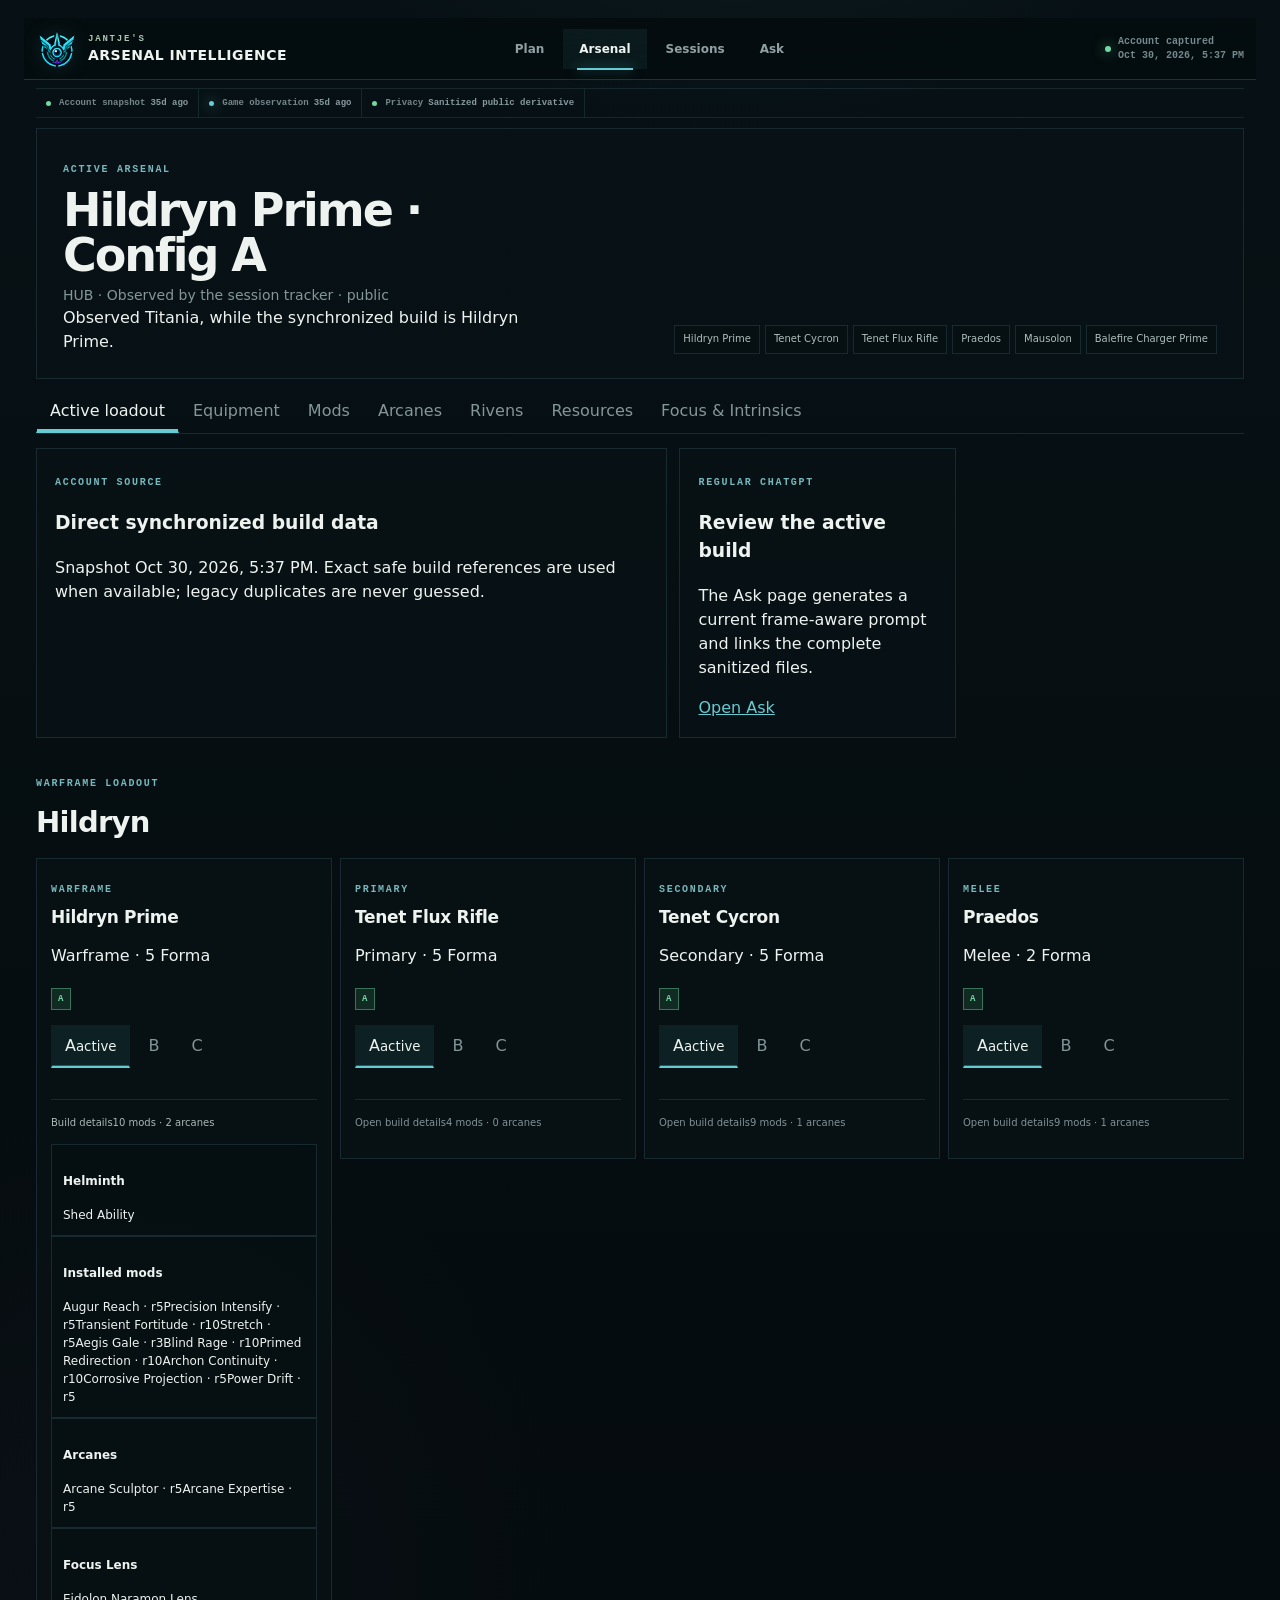
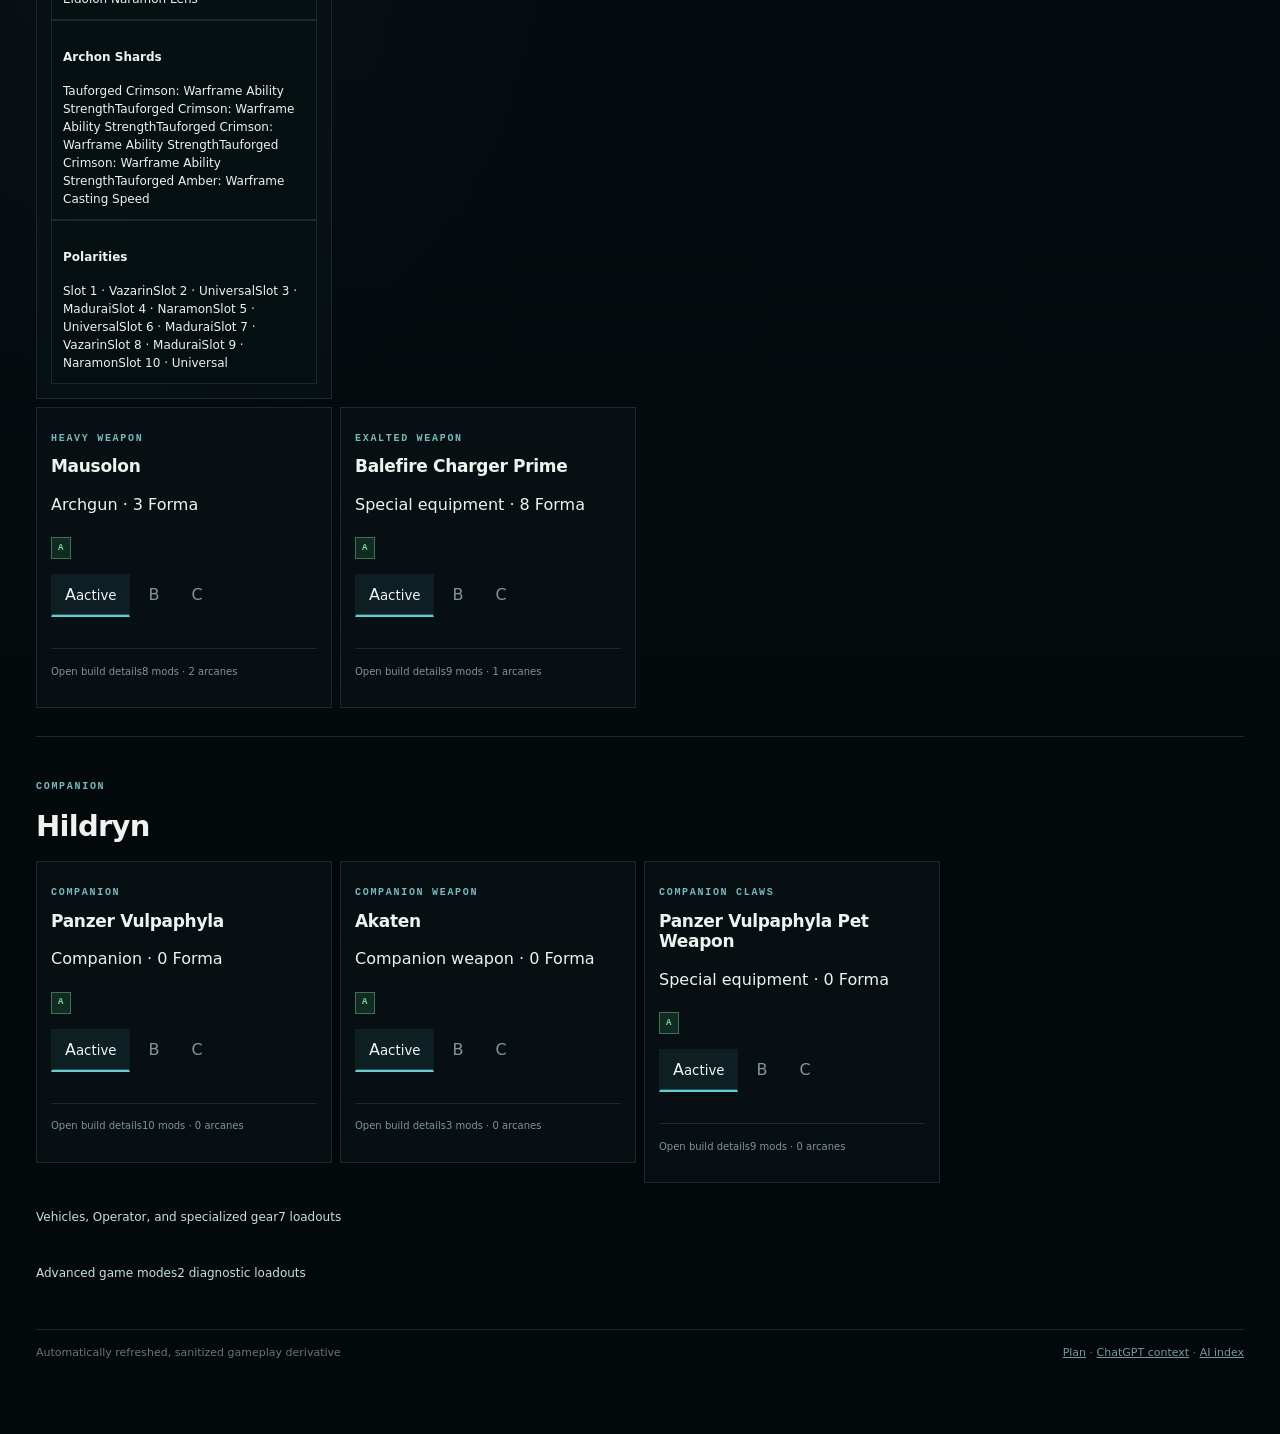
<file: account.html>
<!doctype html>
<html lang="en">
<head>
  <meta charset="UTF-8">
  <meta name="viewport" content="width=device-width, initial-scale=1, viewport-fit=cover">
  <meta name="theme-color" content="#071216">
  <meta name="color-scheme" content="dark">
  <meta name="description" content="Public-safe Warframe builds, inventory intelligence, Focus progress, and session history.">
  <meta property="og:title" content="Warframe Arsenal Intelligence">
  <meta property="og:description" content="Current builds and deeper public-safe Warframe account context.">
  <meta property="og:image" content="assets/og.png">
  <title>Warframe Arsenal Intelligence</title>
  <link rel="icon" type="image/png" href="assets/arsenal-mark.png">
  <link rel="stylesheet" href="styles.css?v=20260926-mara-console1">
  <link rel="stylesheet" href="account.css?v=20260926-mara-console1">
</head>
<body>
  <a class="skip-link" href="#account-app">Skip to Arsenal</a>
  <main id="account-app" tabindex="-1">
    <div class="loading" role="status" aria-live="polite">
      <span class="loading-mark" aria-hidden="true"></span>
      <strong>Synchronizing Arsenal intelligence</strong>
      <span>Loading the current public-safe account snapshot…</span>
    </div>
  </main>
  <noscript><p class="noscript">This console needs JavaScript to assemble the current public-safe account snapshot.</p></noscript>
  <script type="module" src="account.js?v=20260926-mara-console1"></script>
</body>
</html>
</file>
<file: styles.css>
:root {
  --ink: #edf8f8;
  --ink-soft: #c9dcdf;
  --muted: #8ea8ad;
  --muted-strong: #abc1c5;
  --panel: #0c181c;
  --panel-raised: #102126;
  --panel-soft: #0a1519;
  --line: #294249;
  --line-soft: #1b3036;
  --line-bright: #3f6870;
  --cyan: #5ddbe7;
  --cyan-bright: #9af5fa;
  --cyan-deep: #173c43;
  --amber: #efb45d;
  --amber-deep: #49351f;
  --green: #71d9a4;
  --green-deep: #183c2d;
  --violet: #b9a2f4;
  --violet-deep: #31294e;
  --red: #ff7d82;
  --red-deep: #4c2228;
  --bg: #061014;
  --bg-deep: #030a0d;
  --shadow: 0 24px 70px rgba(0, 0, 0, .34);
  --shadow-soft: 0 12px 34px rgba(0, 0, 0, .22);
  --focus: 0 0 0 3px rgba(93, 219, 231, .28);
  --content: 1560px;
  --mono: "Cascadia Mono", "SFMono-Regular", Consolas, "Liberation Mono", monospace;
  --sans: Inter, ui-sans-serif, system-ui, -apple-system, BlinkMacSystemFont, "Segoe UI", sans-serif;
}

*,
*::before,
*::after {
  box-sizing: border-box;
}

html {
  min-height: 100%;
  background: var(--bg-deep);
  color-scheme: dark;
  scrollbar-color: #36545b #071216;
}

body {
  min-height: 100vh;
  margin: 0;
  overflow-x: hidden;
  color: var(--ink);
  background:
    radial-gradient(circle at 84% -8%, rgba(40, 108, 119, .35) 0, transparent 32rem),
    radial-gradient(circle at -8% 40%, rgba(72, 52, 119, .14) 0, transparent 31rem),
    linear-gradient(180deg, #08171b 0, var(--bg) 46%, #040c0f 100%);
  font-family: var(--sans);
  line-height: 1.5;
}

body::before {
  position: fixed;
  z-index: -2;
  inset: 0;
  background-image:
    linear-gradient(rgba(95, 184, 193, .025) 1px, transparent 1px),
    linear-gradient(90deg, rgba(95, 184, 193, .025) 1px, transparent 1px);
  background-size: 54px 54px;
  mask-image: linear-gradient(to bottom, #000 0, transparent 80%);
  content: "";
  pointer-events: none;
}

body::after {
  position: fixed;
  z-index: -1;
  top: -210px;
  right: -170px;
  width: 600px;
  height: 600px;
  border: 1px solid rgba(93, 219, 231, .08);
  border-radius: 50%;
  box-shadow:
    0 0 0 62px rgba(93, 219, 231, .025),
    0 0 0 145px rgba(93, 219, 231, .018);
  content: "";
  pointer-events: none;
}

button,
input,
select,
textarea {
  font: inherit;
}

button,
a,
summary,
select,
input,
textarea {
  -webkit-tap-highlight-color: transparent;
}

button,
select,
summary,
[role="tab"] {
  min-height: 44px;
}

button {
  border-radius: 0;
}

a {
  color: var(--cyan);
}

button:focus-visible,
a:focus-visible,
summary:focus-visible,
input:focus-visible,
select:focus-visible,
textarea:focus-visible,
[tabindex]:focus-visible {
  outline: 2px solid var(--cyan-bright);
  outline-offset: 3px;
  box-shadow: var(--focus);
}

::selection {
  color: #031013;
  background: var(--cyan-bright);
}

.skip-link {
  position: fixed;
  z-index: 1000;
  top: 12px;
  left: 12px;
  padding: 10px 14px;
  border: 1px solid var(--cyan);
  color: var(--bg-deep);
  background: var(--cyan-bright);
  font-weight: 750;
  text-decoration: none;
  transform: translateY(-180%);
  transition: transform .16s ease;
}

.skip-link:focus {
  transform: translateY(0);
}

.sr-only,
.visually-hidden {
  position: absolute !important;
  width: 1px !important;
  height: 1px !important;
  padding: 0 !important;
  margin: -1px !important;
  overflow: hidden !important;
  clip: rect(0, 0, 0, 0) !important;
  white-space: nowrap !important;
  border: 0 !important;
}

main {
  position: relative;
  width: min(var(--content), 100%);
  margin: 0 auto;
  padding: 22px 32px 54px;
}

.masthead {
  display: flex;
  align-items: center;
  gap: 14px;
  min-height: 68px;
}

.brand-lockup {
  display: inline-flex;
  flex: 0 1 auto;
  min-width: 228px;
  align-items: center;
  gap: 12px;
  color: var(--ink);
  text-decoration: none;
}

.brand-mark-image {
  display: block;
  flex: 0 0 50px;
  width: 50px;
  height: 50px;
  object-fit: contain;
  filter: drop-shadow(0 0 12px rgba(93, 219, 231, .16));
}

.brand-lockup .brand-copy {
  display: flex;
  min-width: 0;
  flex-direction: column;
  line-height: 1.08;
}

.brand-lockup .brand-copy small {
  color: var(--cyan);
  font: 740 9px/1.3 var(--mono);
  letter-spacing: .18em;
}

.brand-lockup .brand-copy strong {
  margin-top: 3px;
  color: var(--ink);
  font-size: 15px;
  font-weight: 760;
  letter-spacing: .015em;
  white-space: nowrap;
}

.brand-mark {
  position: relative;
  display: grid;
  flex: 0 0 48px;
  width: 48px;
  height: 48px;
  place-items: center;
  border: 1px solid #3d6770;
  color: transparent;
  background:
    linear-gradient(145deg, rgba(24, 58, 65, .72), rgba(5, 17, 21, .93)),
    url("assets/arsenal-mark.png") center / 82% no-repeat;
  box-shadow: inset 0 0 22px rgba(93, 219, 231, .08);
  font-size: 0;
  text-decoration: none;
}

.brand-mark::before,
.brand-mark::after {
  position: absolute;
  content: "";
  pointer-events: none;
}

.brand-mark::before {
  inset: -5px 10px;
  border-block: 1px solid rgba(93, 219, 231, .26);
}

.brand-mark::after {
  right: -4px;
  bottom: -4px;
  width: 8px;
  height: 8px;
  border: 2px solid var(--bg);
  border-radius: 50%;
  background: var(--cyan);
  box-shadow: 0 0 14px rgba(93, 219, 231, .75);
}

.brand-copy {
  min-width: 0;
}

.brand-copy span,
.eyebrow,
.need > span,
.project div > span,
.section-kicker,
.micro-label {
  color: var(--cyan);
  font: 750 10px/1.45 var(--mono);
  letter-spacing: .17em;
  text-transform: uppercase;
}

.brand-copy h1 {
  margin: 2px 0 0;
  font-size: 18px;
  font-weight: 720;
  letter-spacing: .01em;
}

.sync {
  display: inline-flex;
  align-items: center;
  gap: 8px;
  min-height: 34px;
  margin-left: auto;
  color: var(--muted);
  font-size: 12px;
  white-space: nowrap;
}

.sync i,
.status-dot,
.freshness-badge::before {
  display: inline-block;
  flex: 0 0 auto;
  width: 7px;
  height: 7px;
  border-radius: 50%;
  background: var(--green);
  box-shadow: 0 0 13px rgba(113, 217, 164, .8);
  content: "";
}

.sync.stale i,
.freshness-badge.stale::before,
.freshness-badge.warning::before {
  background: var(--amber);
  box-shadow: 0 0 13px rgba(239, 180, 93, .68);
}

.sync.error i,
.freshness-badge.error::before {
  background: var(--red);
  box-shadow: 0 0 13px rgba(255, 125, 130, .64);
}

.global-nav,
.primary-nav {
  position: relative;
  z-index: 20;
  display: grid;
  grid-template-columns: repeat(4, minmax(112px, 1fr));
  gap: 1px;
  margin: 4px 0 14px;
  border: 1px solid var(--line);
  background: var(--line);
  box-shadow: var(--shadow-soft);
}

.masthead > .global-nav,
.masthead > .primary-nav {
  flex: 1 1 460px;
  max-width: 560px;
  margin: 0 auto;
}

.global-nav-link,
.primary-nav a,
.primary-nav button {
  position: relative;
  display: flex;
  min-height: 52px;
  align-items: center;
  justify-content: center;
  gap: 9px;
  border: 0;
  color: var(--muted-strong);
  background: rgba(7, 18, 22, .96);
  font-size: 13px;
  font-weight: 680;
  text-decoration: none;
  cursor: pointer;
}

.global-nav-link::after,
.primary-nav a::after,
.primary-nav button::after {
  position: absolute;
  right: 16%;
  bottom: -1px;
  left: 16%;
  height: 2px;
  background: transparent;
  content: "";
}

.global-nav-link:hover,
.primary-nav a:hover,
.primary-nav button:hover {
  color: var(--ink);
  background: #0d1d22;
}

.global-nav-link.active,
.global-nav-link[aria-current="page"],
.primary-nav .active,
.primary-nav [aria-current="page"] {
  color: var(--cyan-bright);
  background: linear-gradient(180deg, rgba(26, 61, 69, .72), rgba(9, 23, 28, .98));
}

.global-nav-link.active::after,
.global-nav-link[aria-current="page"]::after,
.primary-nav .active::after,
.primary-nav [aria-current="page"]::after {
  background: var(--cyan);
  box-shadow: 0 0 12px rgba(93, 219, 231, .52);
}

.global-nav-icon {
  display: grid;
  width: 22px;
  height: 22px;
  place-items: center;
  color: var(--cyan);
}

.freshness-strip {
  display: flex;
  flex-wrap: wrap;
  gap: 7px;
  margin: 8px 0 14px;
}

.freshness-badge {
  display: inline-flex;
  min-height: 32px;
  align-items: center;
  gap: 8px;
  padding: 6px 10px;
  border: 1px solid var(--line-soft);
  color: var(--muted-strong);
  background: rgba(7, 18, 22, .78);
  font: 650 11px/1.35 var(--mono);
}

.freshness-badge > i {
  display: inline-block;
  flex: 0 0 auto;
  width: 7px;
  height: 7px;
  border-radius: 50%;
  background: var(--green);
  box-shadow: 0 0 13px rgba(113, 217, 164, .78);
}

.freshness-badge > span {
  display: inline-flex;
  align-items: baseline;
  gap: 5px;
}

.freshness-badge > span > b {
  color: var(--muted);
  font-weight: 650;
}

.freshness-badge a {
  color: var(--cyan-bright);
  text-decoration: none;
}

.freshness-badge a:hover,
.freshness-badge a:focus-visible {
  text-decoration: underline;
}

.freshness-badge.live > i {
  background: var(--cyan);
  box-shadow: 0 0 13px rgba(93, 219, 231, .78);
  animation: status-pulse 2.5s ease-in-out infinite;
}

.freshness-badge.stale > i,
.freshness-badge.warning > i {
  background: var(--amber);
  box-shadow: 0 0 13px rgba(239, 180, 93, .68);
}

.freshness-badge.error > i {
  background: var(--red);
  box-shadow: 0 0 13px rgba(255, 125, 130, .64);
}

.freshness-badge:has(> i)::before {
  display: none;
}

.freshness-badge strong {
  color: var(--ink);
  font-weight: 720;
}

.freshness-badge.live::before {
  background: var(--cyan);
  box-shadow: 0 0 13px rgba(93, 219, 231, .78);
  animation: status-pulse 2.5s ease-in-out infinite;
}

@keyframes status-pulse {
  0%, 100% { opacity: .6; transform: scale(.82); }
  48% { opacity: 1; transform: scale(1.18); }
}

.hero,
.overview-card,
.loadout-summary {
  position: relative;
  isolation: isolate;
  overflow: hidden;
  border: 1px solid var(--line);
  border-left: 3px solid var(--cyan);
  background:
    linear-gradient(108deg, rgba(24, 59, 66, .9), rgba(10, 26, 31, .94) 54%, rgba(10, 19, 26, .98));
  box-shadow: var(--shadow-soft);
}

.hero {
  display: flex;
  min-height: 154px;
  align-items: end;
  justify-content: space-between;
  gap: 28px;
  padding: 27px 29px;
}

.hero::before,
.overview-card::before,
.loadout-summary::before {
  position: absolute;
  z-index: -1;
  top: -148px;
  right: -86px;
  width: 390px;
  height: 390px;
  border: 1px solid rgba(93, 219, 231, .09);
  border-radius: 50%;
  box-shadow:
    0 0 0 44px rgba(93, 219, 231, .025),
    0 0 0 103px rgba(93, 219, 231, .018);
  content: "";
}

.hero::after,
.overview-card::after,
.loadout-summary::after {
  position: absolute;
  z-index: -1;
  right: 18%;
  bottom: -1px;
  width: 34%;
  height: 1px;
  background: linear-gradient(90deg, transparent, var(--violet), transparent);
  box-shadow: 0 0 18px rgba(185, 162, 244, .42);
  content: "";
}

.hero > *,
.overview-card > *,
.loadout-summary > * {
  position: relative;
  z-index: 1;
}

.hero h2,
.hero h1,
.overview-card h2,
.loadout-summary h2 {
  margin: 5px 0 7px;
  font-size: clamp(29px, 4vw, 48px);
  font-weight: 760;
  line-height: .98;
  letter-spacing: -.04em;
}

.hero-copy {
  min-width: 0;
  max-width: 780px;
}

.primary-action {
  display: inline-flex;
  min-height: 42px;
  align-items: center;
  margin-top: 17px;
  padding: 9px 13px;
  border: 1px solid var(--cyan);
  color: var(--cyan-bright);
  background: rgba(6, 19, 23, .76);
  font-size: 12px;
  font-weight: 680;
  text-decoration: none;
}

.primary-action:hover {
  color: #041013;
  background: var(--cyan);
}

.lede,
.section-copy {
  max-width: 72ch;
  margin: 0;
  color: var(--muted);
  font-size: 14px;
}

.stat-row {
  display: grid;
  grid-template-columns: repeat(4, minmax(100px, 1fr));
  gap: 8px;
}

.stat-row button,
.stat-row > a,
.stat-tile {
  min-width: 104px;
  min-height: 78px;
  padding: 12px 14px;
  border: 1px solid var(--line);
  color: var(--ink);
  background: rgba(6, 18, 22, .9);
  text-align: left;
}

.stat-row button,
.stat-row > a {
  cursor: pointer;
  text-decoration: none;
}

.stat-row button:hover,
.stat-row > a:hover {
  border-color: var(--cyan);
  background: rgba(13, 32, 37, .96);
  box-shadow: inset 0 -2px 0 rgba(93, 219, 231, .4);
}

.stat-row b,
.stat-row > a > b,
.stat-tile b,
.metric-value {
  display: block;
  color: var(--cyan);
  font-size: clamp(20px, 2.4vw, 26px);
  font-weight: 740;
  letter-spacing: -.025em;
}

.stat-row span,
.stat-row > a > span,
.stat-tile span,
.metric-label {
  color: var(--muted);
  font-size: 11px;
}

.overview-grid {
  display: grid;
  grid-template-columns: minmax(0, 1.6fr) repeat(2, minmax(220px, .7fr));
  gap: 12px;
  margin: 14px 0;
}

.overview-card {
  min-height: 150px;
  padding: 22px;
}

.overview-card.compact {
  min-height: 0;
  border-left-width: 1px;
  background: linear-gradient(145deg, rgba(15, 35, 40, .95), rgba(8, 19, 23, .97));
}

.section-heading,
.section-title,
.section-toolbar {
  display: flex;
  align-items: end;
  justify-content: space-between;
  gap: 18px;
}

.section-heading,
.section-title {
  margin: 30px 0 13px;
}

.section-heading h2,
.section-title h2 {
  margin: 3px 0 0;
  font-size: clamp(21px, 2.6vw, 29px);
  letter-spacing: -.025em;
}

.section-toolbar {
  align-items: center;
  margin: 11px 0 16px;
}

.view-tabs,
.mode-switcher,
.filter-chips,
.ai-presets {
  display: flex;
  gap: 4px;
  overflow-x: auto;
  overscroll-behavior-inline: contain;
  scrollbar-color: #36555c transparent;
  scrollbar-width: thin;
}

.view-tabs {
  margin: 0;
  padding: 17px 0 10px;
  border-bottom: 1px solid rgba(41, 66, 73, .65);
}

.view-tabs button,
.view-tabs > a,
.mode-button,
.filter-chip,
.ai-preset {
  flex: 0 0 auto;
  min-height: 44px;
  padding: 10px 14px;
  border: 1px solid transparent;
  border-bottom: 2px solid transparent;
  color: var(--muted);
  background: transparent;
  white-space: nowrap;
  cursor: pointer;
  text-decoration: none;
}

.view-tabs button:hover,
.view-tabs > a:hover,
.mode-button:hover,
.filter-chip:hover,
.ai-preset:hover {
  color: var(--ink);
  background: rgba(93, 219, 231, .05);
}

.view-tabs button.active,
.view-tabs button[aria-selected="true"],
.view-tabs > a.active,
.view-tabs > a[aria-current="page"],
.mode-button.active,
.mode-button[aria-pressed="true"],
.filter-chip.active,
.filter-chip[aria-pressed="true"],
.ai-preset.active,
.ai-preset[aria-pressed="true"] {
  border-bottom-color: var(--cyan);
  color: var(--ink);
  background: rgba(93, 219, 231, .08);
  box-shadow: inset 0 -1px 0 rgba(93, 219, 231, .3);
}

.view-tabs span {
  margin-left: 7px;
  color: #6e8c92;
  font: 11px var(--mono);
}

.view-tabs .account-link {
  display: inline-flex;
  flex: 0 0 auto;
  min-height: 44px;
  align-items: center;
  margin-left: auto;
  padding: 10px 15px;
  border-bottom: 2px solid #665889;
  color: var(--violet);
  font-size: 12px;
  white-space: nowrap;
  text-decoration: none;
}

.view-tabs .account-link:hover {
  border-color: var(--violet);
  color: #d5c9fa;
  background: rgba(185, 162, 244, .07);
}

.controls,
.collection-toolbar {
  display: flex;
  align-items: stretch;
  justify-content: space-between;
  gap: 10px;
  margin: 14px 0 16px;
}

.search {
  display: flex;
  flex: 1 1 380px;
  max-width: 620px;
  min-height: 46px;
  align-items: center;
  gap: 9px;
  padding: 0 14px;
  border: 1px solid var(--line);
  background: rgba(7, 18, 22, .9);
}

.search:focus-within {
  border-color: var(--cyan);
  box-shadow: var(--focus);
}

.search span {
  color: var(--cyan);
  font-size: 20px;
}

.search input {
  width: 100%;
  min-height: 44px;
  padding: 0;
  border: 0;
  outline: 0;
  color: var(--ink);
  background: transparent;
}

.search input::placeholder,
textarea::placeholder {
  color: #668188;
}

select,
.select-control {
  min-height: 46px;
  padding: 0 38px 0 13px;
  border: 1px solid var(--line);
  color: var(--ink);
  background: #09171b;
}

.status-warning,
.status-message,
.notice {
  margin: 0 0 14px;
  padding: 13px 15px;
  border: 1px solid #745e3d;
  border-left: 3px solid var(--amber);
  color: #decfb8;
  background: rgba(45, 36, 23, .9);
  font-size: 12px;
  line-height: 1.55;
}

.status-warning strong,
.status-message strong,
.notice strong {
  color: var(--amber);
}

.status-message.success,
.notice.success {
  border-color: #386b56;
  border-left-color: var(--green);
  color: #c5e7d5;
  background: rgba(18, 49, 37, .72);
}

.status-message.error,
.notice.error {
  border-color: #78424a;
  border-left-color: var(--red);
  color: #f2c7ca;
  background: rgba(58, 25, 31, .76);
}

.card-grid,
.slot-strip,
.mobile-card-list {
  display: grid;
  grid-template-columns: repeat(3, minmax(0, 1fr));
  gap: 12px;
}

.item-card,
.slot-card,
.mobile-data-card,
.session-card,
.riven-card,
.focus-school-card,
.build-group {
  position: relative;
  display: flex;
  min-width: 0;
  flex-direction: column;
  padding: 18px;
  border: 1px solid var(--line);
  color: var(--ink);
  background: linear-gradient(145deg, rgba(16, 37, 43, .96), rgba(8, 20, 24, .985));
  box-shadow: 0 1px 0 rgba(255, 255, 255, .015);
  transition: border-color .16s ease, transform .16s ease, box-shadow .16s ease;
}

.item-card::before,
.slot-card::before,
.mobile-data-card::before,
.session-card::before,
.riven-card::before,
.focus-school-card::before,
.build-group::before {
  position: absolute;
  top: -1px;
  left: 16px;
  width: 44px;
  height: 1px;
  background: var(--cyan);
  box-shadow: 0 0 12px rgba(93, 219, 231, .45);
  content: "";
}

.item-card:hover,
.slot-card:hover,
.mobile-data-card:hover,
.session-card:hover,
.riven-card:hover,
.focus-school-card:hover {
  border-color: #4d737b;
  transform: translateY(-2px);
  box-shadow: 0 15px 38px rgba(0, 0, 0, .23);
}

.item-topline,
.card-heading,
.slot-heading {
  display: flex;
  align-items: flex-start;
  justify-content: space-between;
  gap: 14px;
}

.item-topline > div:first-child,
.card-heading > div:first-child,
.slot-heading > div:first-child {
  min-width: 0;
}

.item-card h3,
.item-card h2,
.slot-card h3,
.mobile-data-card h3,
.session-card h3,
.riven-card h3,
.focus-school-card h3,
.project h3 {
  margin: 0;
  font-size: 19px;
  font-weight: 720;
  line-height: 1.2;
  letter-spacing: -.018em;
}

.item-card h2 {
  font-size: 20px;
}

.pill-cluster {
  display: flex;
  flex-wrap: wrap;
  justify-content: end;
  gap: 5px;
}

.route-block,
.tip {
  display: grid;
  gap: 4px;
}

.route-block {
  margin: 0 0 9px;
}

.route-block > span,
.tip > span {
  color: var(--cyan);
  font: 730 9px/1.35 var(--mono);
  letter-spacing: .13em;
  text-transform: uppercase;
}

.route-block strong {
  color: var(--muted-strong);
  font-size: 12px;
  font-weight: 620;
}

.tip {
  margin-top: 13px;
  padding: 10px 11px;
  border-left: 2px solid #456a71;
  background: rgba(6, 17, 21, .52);
}

.tip p {
  margin: 0;
  color: var(--ink-soft);
  font-size: 12px;
  line-height: 1.48;
}

.live-match {
  margin: 8px 0;
  color: var(--green);
  font-size: 12px;
}

.detail-stack {
  display: grid;
  gap: 7px;
  margin-top: 9px;
}

.detail-stack p {
  display: grid;
  gap: 2px;
  margin: 0;
  padding: 8px 9px;
  border: 1px solid var(--line-soft);
  background: rgba(6, 17, 21, .55);
}

.detail-stack p > span,
.detail-stack p > small {
  color: var(--muted);
}

.card-footer {
  display: flex;
  align-items: end;
  justify-content: space-between;
  gap: 12px;
  margin-top: auto;
  padding-top: 14px;
  color: var(--muted);
  font-size: 10px;
}

.card-footer .source {
  min-height: 28px;
  margin: 0;
  padding: 0;
}

.featured-card {
  border-color: #48717a;
  background:
    radial-gradient(circle at 100% 0, rgba(93, 219, 231, .1), transparent 40%),
    linear-gradient(145deg, rgba(18, 44, 50, .98), rgba(8, 20, 24, .99));
}

.compact-grid .item-card,
.followup-card {
  min-height: 0;
}

.meta,
.route,
.muted,
.card-meta {
  color: var(--muted);
  font-size: 12px;
}

.meta,
.card-meta {
  margin: 4px 0 0;
}

.route {
  margin: 0 0 8px;
}

.pill,
.chip,
.tag {
  display: inline-flex;
  min-height: 24px;
  align-items: center;
  justify-content: center;
  gap: 5px;
  padding: 4px 7px;
  border: 1px solid #3d818a;
  color: var(--cyan);
  background: rgba(93, 219, 231, .07);
  font: 750 10px/1.25 var(--mono);
  letter-spacing: .02em;
  white-space: nowrap;
}

.pill.amber,
.chip.amber,
.tag.amber {
  border-color: #765f3c;
  color: var(--amber);
  background: rgba(73, 53, 31, .64);
}

.pill.green,
.chip.green,
.tag.green {
  border-color: #39745a;
  color: var(--green);
  background: rgba(24, 60, 45, .62);
}

.pill.violet,
.chip.violet,
.tag.violet {
  border-color: #65568b;
  color: var(--violet);
  background: rgba(49, 41, 78, .65);
}

.pill.red,
.chip.red,
.tag.red {
  border-color: #81444c;
  color: var(--red);
  background: rgba(76, 34, 40, .68);
}

.pill.neutral,
.chip.neutral,
.tag.neutral {
  border-color: var(--line);
  color: var(--muted-strong);
  background: rgba(12, 26, 31, .84);
}

.need {
  margin: 17px 0 10px;
  color: #f6fbfb;
  font-size: 13px;
  line-height: 1.5;
}

.need > span {
  display: block;
  margin-bottom: 4px;
  font-size: 9px;
}

.steps {
  margin: 0;
  color: var(--ink-soft);
  font-size: 13px;
  line-height: 1.52;
}

details,
.diagnostic-details {
  margin-top: 12px;
  color: var(--muted);
  font-size: 12px;
}

summary {
  display: inline-flex;
  align-items: center;
  color: #c5dfe2;
  cursor: pointer;
}

details[open] > summary {
  color: var(--cyan-bright);
}

details p {
  margin: 8px 0 0;
  line-height: 1.5;
}

.source,
.text-link {
  display: inline-flex;
  width: fit-content;
  min-height: 32px;
  align-items: center;
  margin-top: auto;
  padding-top: 12px;
  color: var(--cyan);
  font-size: 11px;
  text-decoration: none;
}

.source:hover,
.text-link:hover {
  color: var(--cyan-bright);
  text-decoration: underline;
  text-underline-offset: 4px;
}

.muted-card {
  background: linear-gradient(145deg, rgba(29, 25, 44, .78), rgba(8, 19, 23, .985));
}

.muted-card::before {
  background: var(--violet);
  box-shadow: 0 0 12px rgba(185, 162, 244, .4);
}

.project-list {
  display: grid;
  gap: 9px;
}

.project {
  display: grid;
  grid-template-columns: 1fr 1.8fr 1.3fr;
  gap: 22px;
  align-items: center;
  padding: 17px 20px;
  border: 1px solid var(--line);
  border-left: 3px solid #617b80;
  background: rgba(12, 27, 32, .92);
}

.project.active {
  border-left-color: var(--cyan);
}

.project.parked {
  opacity: .72;
}

.project.settled {
  border-left-color: var(--green);
  opacity: .78;
}

.project p {
  margin: 4px 0 0;
  color: var(--muted);
  font-size: 12px;
  line-height: 1.45;
}

.project-status {
  display: inline-block;
  margin-bottom: 6px;
}

.table-shell,
.table-frame {
  overflow: auto;
  border: 1px solid var(--line);
  background: rgba(5, 15, 18, .62);
  scrollbar-color: #36555c #071216;
}

.table-head,
.table-row {
  display: grid;
  grid-template-columns: 1.4fr .65fr 1fr .5fr 76px;
  gap: 14px;
  min-width: 720px;
  min-height: 48px;
  align-items: center;
  padding: 8px 15px;
}

.table-head {
  position: sticky;
  z-index: 3;
  top: 0;
  color: var(--cyan);
  background: #12272c;
  font: 750 10px/1.35 var(--mono);
  letter-spacing: .12em;
  text-transform: uppercase;
}

.table-row {
  position: relative;
  border-top: 1px solid var(--line-soft);
  color: var(--muted);
  font-size: 12px;
}

.table-row:nth-child(odd) {
  background: rgba(20, 40, 45, .34);
}

.table-row:hover {
  background: rgba(30, 59, 65, .42);
}

.table-row strong {
  color: var(--ink);
}

.table-row .source {
  min-height: 28px;
  margin: 0;
  padding: 0;
}

.button,
.action-row button,
.action-row a,
.load-more,
.prompt-actions button,
.prompt-actions a {
  display: inline-flex;
  min-height: 44px;
  align-items: center;
  justify-content: center;
  gap: 8px;
  padding: 10px 15px;
  border: 1px solid var(--cyan);
  color: var(--cyan);
  background: rgba(7, 20, 24, .82);
  font-weight: 650;
  text-decoration: none;
  cursor: pointer;
}

.button:hover,
.action-row button:hover,
.action-row a:hover,
.load-more:hover,
.prompt-actions button:hover,
.prompt-actions a:hover {
  color: #041013;
  background: var(--cyan);
}

.button.primary,
.button-primary {
  color: #041013;
  background: var(--cyan);
}

.button.violet,
.button-violet {
  border-color: var(--violet);
  color: var(--violet);
}

.button.violet:hover,
.button-violet:hover {
  color: #130e22;
  background: var(--violet);
}

.button.ghost,
.button-ghost {
  border-color: var(--line);
  color: var(--muted-strong);
  background: transparent;
}

.load-more {
  margin: 22px auto 0;
}

.empty,
.empty-state {
  padding: 55px 24px;
  border: 1px dashed var(--line-bright);
  color: var(--muted);
  background: rgba(7, 18, 22, .5);
  text-align: center;
}

.empty-state h3 {
  margin: 0 0 6px;
  color: var(--ink);
}

footer,
.site-footer {
  display: flex;
  justify-content: space-between;
  gap: 20px;
  margin-top: 34px;
  padding-top: 17px;
  border-top: 1px solid var(--line-soft);
  color: #6c888e;
  font-size: 11px;
}

footer a,
.site-footer a {
  color: #87a9ae;
}

.loading,
.error,
.noscript {
  width: min(720px, calc(100% - 28px));
  margin: 18vh auto;
  padding: 34px;
  border: 1px solid var(--line);
  color: var(--muted);
  background: rgba(10, 25, 29, .92);
  box-shadow: var(--shadow);
  text-align: center;
}

.loading {
  display: grid;
  justify-items: center;
  gap: 8px;
}

.loading strong {
  color: var(--ink);
  font-size: 16px;
}

.loading-mark {
  width: 42px;
  height: 42px;
  margin-bottom: 5px;
  border: 1px solid var(--line-bright);
  background:
    linear-gradient(145deg, rgba(24, 58, 65, .7), rgba(5, 17, 21, .92)),
    url("assets/arsenal-mark.png") center / 82% no-repeat;
  animation: scanner-breathe 1.9s ease-in-out infinite;
}

@keyframes scanner-breathe {
  0%, 100% { border-color: var(--line); box-shadow: 0 0 0 rgba(93, 219, 231, 0); }
  50% { border-color: var(--cyan); box-shadow: 0 0 24px rgba(93, 219, 231, .19); }
}

.error {
  border-left: 3px solid var(--red);
  color: #efc3c6;
}

@media (max-width: 1120px) {
  main {
    padding-inline: 20px;
  }

  .hero {
    align-items: stretch;
    flex-direction: column;
  }

  .stat-row {
    width: 100%;
  }

  .overview-grid {
    grid-template-columns: repeat(2, minmax(0, 1fr));
  }

  .overview-grid > :first-child {
    grid-column: 1 / -1;
  }

  .card-grid,
  .slot-strip,
  .mobile-card-list {
    grid-template-columns: repeat(2, minmax(0, 1fr));
  }

  .project {
    grid-template-columns: 1fr;
  }

  .masthead {
    flex-wrap: wrap;
  }

  .masthead > .global-nav,
  .masthead > .primary-nav {
    order: 3;
    flex-basis: 100%;
    max-width: none;
  }
}

@media (max-width: 760px) {
  main {
    padding: 14px 13px 46px;
  }

  .masthead {
    display: grid;
    grid-template-columns: minmax(0, 1fr) auto;
    gap: 10px 13px;
    padding-bottom: 11px;
  }

  .brand-lockup {
    min-width: 0;
  }

  .brand-mark-image {
    width: 44px;
    height: 44px;
    flex-basis: 44px;
  }

  .brand-lockup .brand-copy strong {
    overflow: hidden;
    font-size: 13px;
    text-overflow: ellipsis;
    white-space: nowrap;
  }

  .brand-mark {
    grid-row: 1 / span 2;
    width: 44px;
    height: 44px;
    flex-basis: 44px;
  }

  .brand-copy h1 {
    overflow: hidden;
    font-size: 16px;
    text-overflow: ellipsis;
    white-space: nowrap;
  }

  .brand-copy span {
    display: none;
  }

  .sync {
    grid-column: 2;
    grid-row: 1;
    min-height: 20px;
    margin: 0;
    font-size: 10px;
    white-space: normal;
  }

  .masthead > .global-nav,
  .masthead > .primary-nav {
    grid-column: 1 / -1;
    grid-row: 2;
    width: 100%;
  }

  .global-nav,
  .primary-nav {
    grid-template-columns: repeat(4, minmax(0, 1fr));
  }

  .global-nav-link,
  .primary-nav a,
  .primary-nav button {
    min-height: 52px;
    padding: 7px 5px;
    flex-direction: column;
    gap: 3px;
    font-size: 11px;
  }

  .hero {
    min-height: 0;
    padding: 21px 18px;
  }

  .hero h2,
  .hero h1,
  .overview-card h2,
  .loadout-summary h2 {
    font-size: clamp(27px, 9vw, 38px);
  }

  .stat-row {
    grid-template-columns: repeat(2, minmax(0, 1fr));
  }

  .stat-row button,
  .stat-tile {
    min-width: 0;
    min-height: 72px;
  }

  .view-tabs {
    margin-inline: -13px;
    padding-inline: 13px;
    scroll-padding-inline: 13px;
    scroll-snap-type: inline proximity;
  }

  .view-tabs > * {
    scroll-snap-align: start;
  }

  .view-tabs .account-link {
    margin-left: 0;
  }

  .section-heading,
  .section-title,
  .section-toolbar,
  .controls,
  .collection-toolbar {
    align-items: stretch;
    flex-direction: column;
  }

  .search {
    flex-basis: auto;
    max-width: none;
  }

  select,
  .select-control {
    width: 100%;
  }

  .overview-grid,
  .card-grid,
  .slot-strip,
  .mobile-card-list {
    grid-template-columns: 1fr;
  }

  .overview-grid > :first-child {
    grid-column: auto;
  }

  .item-card,
  .slot-card,
  .mobile-data-card,
  .session-card,
  .riven-card,
  .focus-school-card,
  .build-group {
    padding: 16px;
  }

  .table-shell,
  .table-frame {
    margin-inline: -1px;
  }

  footer,
  .site-footer {
    flex-direction: column;
    gap: 8px;
  }
}

@media (max-width: 620px) {
  body:has(.global-nav),
  body:has(.primary-nav) {
    padding-bottom: 76px;
  }

  .global-nav.mobile-dock,
  .primary-nav.mobile-dock {
    position: fixed;
    z-index: 100;
    right: 10px;
    bottom: max(9px, env(safe-area-inset-bottom));
    left: 10px;
    margin: 0;
    box-shadow: 0 15px 48px rgba(0, 0, 0, .58);
    backdrop-filter: blur(15px);
  }

  .freshness-strip {
    flex-wrap: nowrap;
    margin-inline: -13px;
    padding-inline: 13px;
    overflow-x: auto;
  }

  .freshness-badge {
    flex: 0 0 auto;
  }

  .pill,
  .chip,
  .tag {
    white-space: normal;
  }

  .project {
    padding: 15px;
  }

  .table-head,
  .table-row {
    min-width: 680px;
  }
}

@media (prefers-reduced-motion: reduce) {
  *,
  *::before,
  *::after {
    scroll-behavior: auto !important;
    animation-duration: .01ms !important;
    animation-iteration-count: 1 !important;
    transition-duration: .01ms !important;
  }

  .item-card:hover,
  .slot-card:hover,
  .mobile-data-card:hover,
  .session-card:hover,
  .riven-card:hover,
  .focus-school-card:hover {
    transform: none;
  }
}

@media print {
  body {
    color: #101719;
    background: #fff;
  }

  body::before,
  body::after,
  .global-nav,
  .primary-nav,
  .view-tabs,
  .controls,
  .collection-toolbar,
  footer,
  .site-footer {
    display: none !important;
  }

  main {
    width: 100%;
    padding: 0;
  }

  .hero,
  .item-card,
  .slot-card,
  .mobile-data-card,
  .session-card,
  .riven-card,
  .focus-school-card,
  .build-group {
    break-inside: avoid;
    border-color: #9aa8ab;
    color: #101719;
    background: #fff;
    box-shadow: none;
  }
}

/* Prime set-closer view */
.prime-closeout-hero {
  display: grid;
  grid-template-columns: minmax(0, 1.5fr) minmax(310px, .8fr);
  gap: 14px;
  margin: 24px 0 14px;
  padding: 24px;
  border: 1px solid #35545b;
  background:
    radial-gradient(circle at 82% 0%, rgba(93, 219, 231, .10), transparent 38%),
    linear-gradient(145deg, rgba(14, 35, 40, .98), rgba(7, 18, 22, .99));
}
.prime-closeout-hero h2 { margin: 4px 0 6px; font-size: clamp(25px, 3vw, 36px); }
.prime-closeout-hero p:not(.eyebrow) { margin: 0; color: var(--muted); }
.prime-closeout-stats {
  display: grid;
  grid-template-columns: repeat(3, minmax(0, 1fr));
  gap: 7px;
  align-self: stretch;
}
.prime-closeout-stats span {
  display: flex;
  min-height: 86px;
  flex-direction: column;
  justify-content: end;
  padding: 11px;
  border: 1px solid var(--line-soft);
  color: var(--muted);
  background: rgba(4, 14, 17, .58);
  font-size: 10px;
}
.prime-closeout-stats b { margin-bottom: 6px; color: var(--cyan); font: 750 22px/1 var(--mono); }
.prime-filter-bar {
  display: flex;
  flex-wrap: wrap;
  gap: 6px;
  margin: 0 0 16px;
}
.prime-filter-bar button {
  display: inline-flex;
  min-height: 38px;
  align-items: center;
  gap: 9px;
  padding: 7px 10px;
  border: 1px solid var(--line);
  color: var(--muted);
  background: rgba(7, 18, 22, .78);
  cursor: pointer;
}
.prime-filter-bar button b { color: var(--muted-strong); font: 700 10px var(--mono); }
.prime-filter-bar button.active {
  border-color: #4c8189;
  color: var(--ink);
  background: rgba(40, 85, 94, .28);
  box-shadow: inset 0 -2px 0 var(--cyan);
}
.prime-group-heading {
  display: flex;
  align-items: baseline;
  justify-content: space-between;
  gap: 12px;
  margin: 23px 0 8px;
}
.prime-group-heading.second { margin-top: 30px; }
.prime-group-heading span { color: var(--cyan); font: 760 10px/1.3 var(--mono); letter-spacing: .14em; }
.prime-group-heading strong { color: var(--muted); font-size: 12px; font-weight: 560; }
.prime-closeout-list {
  overflow: hidden;
  border: 1px solid var(--line);
  background: rgba(5, 15, 18, .58);
}
.prime-closeout-row {
  display: grid;
  grid-template-columns: 56px minmax(0, 1fr);
  gap: 13px;
  padding: 13px 15px;
  border-top: 1px solid var(--line-soft);
}
.prime-closeout-row:first-child { border-top: 0; }
.prime-closeout-row:hover { background: rgba(29, 57, 63, .30); }
.prime-closeout-count {
  display: grid;
  width: 44px;
  height: 44px;
  place-items: center;
  border: 1px solid #44676f;
  color: var(--cyan);
  background: rgba(16, 41, 47, .70);
  font: 760 18px/1 var(--mono);
}
.prime-closeout-main { min-width: 0; }
.prime-closeout-title {
  display: flex;
  min-width: 0;
  align-items: center;
  justify-content: space-between;
  gap: 12px;
}
.prime-closeout-title h3 { margin: 0; font-size: 16px; }
.prime-part-chips {
  display: flex;
  flex-wrap: wrap;
  gap: 5px;
  margin-top: 7px;
}
.prime-part-chips > span {
  display: inline-flex;
  min-height: 26px;
  align-items: center;
  padding: 4px 7px;
  border: 1px solid #345159;
  color: #d0e1e4;
  background: rgba(7, 22, 26, .78);
  font-size: 11px;
}
.prime-route-details { margin-top: 8px; }
.prime-route-details > summary {
  width: fit-content;
  color: var(--muted);
  font-size: 10px;
  cursor: pointer;
}
.prime-route-details[open] > summary { color: var(--cyan); }
.prime-route-copy {
  margin-top: 9px;
  padding: 10px 11px;
  border-left: 2px solid #365b63;
  color: var(--muted);
  background: rgba(4, 14, 17, .46);
  font-size: 11px;
}
.prime-route-copy strong { color: var(--ink-soft); }
.prime-route-copy p { margin: 6px 0 0; line-height: 1.5; }
.prime-route-copy details { margin-top: 8px; }
.prime-long-tail {
  margin-top: 16px;
  border: 1px solid var(--line);
  background: rgba(6, 17, 20, .45);
}
.prime-long-tail > summary {
  padding: 13px 15px;
  color: var(--muted-strong);
  cursor: pointer;
  font: 700 11px/1.4 var(--mono);
}
.prime-long-tail .prime-closeout-list { border: 0; border-top: 1px solid var(--line); }
.prime-session-patch {
  margin: 0 0 14px;
  border: 1px solid #4c6250;
  background: rgba(29, 55, 39, .35);
}
.prime-session-patch > summary {
  display: flex;
  align-items: center;
  justify-content: space-between;
  gap: 12px;
  padding: 10px 13px;
  cursor: pointer;
}
.prime-session-patch > summary span { color: var(--green); font: 740 9px var(--mono); letter-spacing: .12em; }
.prime-session-patch > summary strong { color: var(--ink-soft); font-size: 11px; }
.prime-session-items {
  display: flex;
  flex-wrap: wrap;
  gap: 5px;
  padding: 0 13px 10px;
}
.prime-session-items span {
  padding: 4px 6px;
  border: 1px solid rgba(94, 137, 103, .5);
  color: #bfd9c4;
  background: rgba(20, 43, 27, .45);
  font-size: 10px;
}
.prime-session-patch > small { display: block; padding: 0 13px 11px; color: var(--muted); }

@media (max-width: 820px) {
  .prime-closeout-hero { grid-template-columns: 1fr; padding: 18px; }
  .prime-closeout-stats { grid-template-columns: repeat(3, minmax(0, 1fr)); }
  .prime-closeout-row { grid-template-columns: 44px minmax(0, 1fr); padding: 12px; }
  .prime-closeout-count { width: 36px; height: 36px; font-size: 15px; }
  .prime-closeout-title { align-items: flex-start; flex-direction: column; gap: 6px; }
}
@media (max-width: 540px) {
  .prime-closeout-stats { grid-template-columns: 1fr; }
  .prime-closeout-stats span { min-height: 56px; }
  .prime-group-heading { align-items: flex-start; flex-direction: column; gap: 3px; }
}

/* Mara field-console redesign · 2026-09-26 */
:root {
  --ink: #eef3f0;
  --ink-soft: #cad7d3;
  --muted: #84969a;
  --muted-strong: #a8b8ba;
  --panel: #091215;
  --panel-raised: #0d191c;
  --panel-soft: #071013;
  --line: #22383e;
  --line-soft: #172a2f;
  --line-bright: #365960;
  --cyan: #67cbd3;
  --cyan-bright: #a8eef1;
  --cyan-deep: #15363c;
  --mara-sage: #acc4b1;
  --mara-silver: #d6dedb;
  --bg: #050c0f;
  --bg-deep: #020608;
  --content: 1880px;
}
body {
  background:
    radial-gradient(circle at 58% -14%, rgba(68, 115, 120, .18), transparent 35rem),
    radial-gradient(circle at 8% 52%, rgba(75, 62, 105, .08), transparent 30rem),
    linear-gradient(180deg, #071115 0, #050c0f 44%, #03080a 100%);
}
body::before {
  background-size: 72px 72px;
  opacity: .58;
}
body::after {
  top: 104px;
  right: 0;
  width: min(44vw, 780px);
  height: 1px;
  border: 0;
  border-radius: 0;
  background: linear-gradient(90deg, transparent, rgba(103, 203, 211, .16), transparent);
  box-shadow: none;
}
main {
  width: min(var(--content), 100%);
  padding: 18px 36px 72px;
}

.masthead {
  position: sticky;
  z-index: 80;
  top: 0;
  min-height: 62px;
  margin: 0 -12px 8px;
  padding: 9px 12px;
  border-bottom: 1px solid rgba(42, 67, 73, .72);
  background: rgba(4, 12, 15, .86);
  backdrop-filter: blur(18px) saturate(1.08);
}
.brand-lockup {
  min-width: 212px;
  gap: 10px;
}
.brand-mark-image {
  flex-basis: 42px;
  width: 42px;
  height: 42px;
  filter: drop-shadow(0 0 10px rgba(103, 203, 211, .12));
}
.brand-lockup .brand-copy small {
  color: var(--mara-sage);
  letter-spacing: .2em;
}
.brand-lockup .brand-copy strong {
  font-size: 14px;
  letter-spacing: .035em;
}
.masthead > .global-nav,
.masthead > .primary-nav {
  flex: 1 1 420px;
  max-width: 510px;
}
.global-nav,
.primary-nav {
  display: flex;
  justify-content: center;
  gap: 3px;
  border: 0;
  background: transparent;
  box-shadow: none;
}
.global-nav-link,
.primary-nav a,
.primary-nav button {
  min-height: 40px;
  padding: 0 16px;
  color: #90a0a3;
  background: transparent;
  font-size: 12px;
}
.global-nav-link:hover,
.primary-nav a:hover,
.primary-nav button:hover {
  background: rgba(103, 203, 211, .045);
}
.global-nav-link.active,
.global-nav-link[aria-current="page"],
.primary-nav .active,
.primary-nav [aria-current="page"] {
  color: var(--ink);
  background: rgba(103, 203, 211, .07);
}

.sync {
  min-height: 30px;
  gap: 7px;
  color: #75898d;
  font: 600 10px/1.35 var(--mono);
}
.sync i {
  width: 6px;
  height: 6px;
}
.freshness-strip {
  flex-wrap: nowrap;
  gap: 0;
  margin: 4px 0 10px;
  overflow-x: auto;
  border-block: 1px solid rgba(34, 56, 62, .58);
}
.freshness-badge {
  flex: 0 0 auto;
  min-height: 28px;
  padding: 4px 10px;
  border: 0;
  border-right: 1px solid rgba(34, 56, 62, .58);
  color: #87999d;
  background: transparent;
  font-size: 9px;
}
.freshness-badge > i {
  width: 5px;
  height: 5px;
  box-shadow: none;
}
.freshness-badge > span > b {
  color: #75868a;
  font-weight: 650;
}
.hero,
.overview-card,
.loadout-summary {
  border: 1px solid var(--line-soft);
  border-left: 1px solid var(--line-soft);
  background: rgba(8, 18, 22, .76);
  box-shadow: none;
}
.hero::before,
.hero::after,
.overview-card::before,
.overview-card::after,
.loadout-summary::before,
.loadout-summary::after {
  display: none;
}

.hero {
  display: grid;
  grid-template-columns: minmax(0, 1.4fr) minmax(420px, .9fr);
  min-height: 138px;
  align-items: end;
  gap: 30px;
  padding: 24px 26px;
}
.home-hero {
  border-top-color: #31545b;
  background:
    linear-gradient(110deg, rgba(14, 34, 39, .86), rgba(6, 15, 18, .83) 60%, rgba(12, 20, 24, .76));
}
.page-hero {
  grid-template-columns: 1fr;
  min-height: 98px;
  padding: 20px 4px 17px;
  border: 0;
  border-bottom: 1px solid var(--line-soft);
  background: transparent;
}
.hero h1,
.hero h2 {
  max-width: 18ch;
  margin: 4px 0 7px;
  font-size: clamp(31px, 3.6vw, 46px);
  font-weight: 650;
  letter-spacing: -.045em;
}
.page-hero h1 {
  font-size: clamp(27px, 3vw, 38px);
}
.eyebrow,
.need > span,
.section-kicker,
.micro-label {
  color: #78b8bd;
  font-weight: 700;
}
.stat-row {
  grid-template-columns: repeat(4, minmax(82px, 1fr));
  gap: 0;
  border-left: 1px solid var(--line-soft);
}
.stat-row > a,
.stat-row button,
.stat-tile {
  min-width: 0;
  min-height: 70px;
  padding: 10px 13px;
  border: 0;
  border-right: 1px solid var(--line-soft);
  background: transparent;
}
.stat-row > a:hover,
.stat-row button:hover {
  background: rgba(103, 203, 211, .045);
  box-shadow: none;
}
.stat-row b,
.stat-row > a > b,
.stat-tile b,
.metric-value {
  color: var(--mara-silver);
  font-size: clamp(20px, 2.2vw, 26px);
  font-weight: 650;
}

.view-tabs {
  gap: 0;
  padding: 11px 0 0;
  border-bottom: 1px solid var(--line-soft);
}
.view-tabs > a,
.view-tabs button,
.mode-button,
.filter-chip,
.ai-preset {
  min-height: 40px;
  padding: 8px 13px;
}
.view-tabs > a.active,
.view-tabs > a[aria-current="page"],
.view-tabs button.active,
.view-tabs button[aria-selected="true"] {
  color: var(--ink);
  background: transparent;
  box-shadow: inset 0 -2px 0 var(--cyan);
}
.controls,
.collection-toolbar {
  margin: 12px 0 15px;
}
.search {
  max-width: 720px;
  min-height: 42px;
  padding: 0 12px;
  border-color: var(--line-soft);
  background: rgba(5, 13, 16, .66);
}
.search:focus-within {
  border-color: #3e6870;
  box-shadow: 0 0 0 2px rgba(103, 203, 211, .08);
}
.search span {
  color: #6faeb3;
  font-size: 17px;
}
select,
.select-control {
  min-height: 42px;
  border-color: var(--line-soft);
  background: rgba(5, 13, 16, .78);
}
.card-grid,
.mobile-card-list {
  gap: 8px;
}
.item-card,
.slot-card,
.mobile-data-card,
.session-card,
.riven-card,
.focus-school-card,
.build-group {
  border-color: var(--line-soft);
  background: rgba(8, 18, 21, .76);
  box-shadow: none;
  transition: border-color .14s ease, background .14s ease;
}

.item-card::before,
.slot-card::before,
.mobile-data-card::before,
.session-card::before,
.riven-card::before,
.focus-school-card::before,
.build-group::before {
  display: none;
}
.item-card:hover,
.slot-card:hover,
.mobile-data-card:hover,
.session-card:hover,
.riven-card:hover,
.focus-school-card:hover {
  border-color: #35545b;
  background: rgba(11, 25, 29, .86);
  transform: none;
  box-shadow: none;
}
.pill,
.chip,
.tag {
  min-height: 22px;
  padding: 3px 6px;
  border-color: #31575e;
  color: #85c7cc;
  background: rgba(39, 83, 89, .16);
  font-size: 9px;
}
footer,
.site-footer {
  margin-top: 34px;
  padding-top: 15px;
  border-top: 1px solid var(--line-soft);
  color: #64787c;
}
.field-console {
  display: grid;
  grid-template-columns: minmax(0, 1.06fr) minmax(520px, .94fr);
  gap: 10px;
  margin-top: 12px;
}
.field-primary,
.field-panel {
  min-width: 0;
  border: 1px solid var(--line-soft);
  background: rgba(7, 16, 19, .72);
}
.field-primary {
  position: relative;
  min-height: 430px;
  padding: 27px 29px 22px;
  overflow: hidden;
  background:
    linear-gradient(130deg, rgba(16, 39, 44, .88), rgba(6, 15, 18, .88) 64%);
}

.field-primary::before {
  position: absolute;
  top: 0;
  bottom: 0;
  left: 0;
  width: 3px;
  background: linear-gradient(180deg, var(--cyan), rgba(103, 203, 211, .05));
  content: "";
}
.field-label {
  display: flex;
  align-items: center;
  gap: 9px;
  margin-bottom: 48px;
  color: #8ca0a3;
  font: 700 9px/1 var(--mono);
  letter-spacing: .18em;
}
.field-label i {
  width: 54px;
  height: 1px;
  background: linear-gradient(90deg, #5c9ca2, transparent);
}
.field-primary h2 {
  max-width: 16ch;
  margin: 5px 0 9px;
  font-size: clamp(34px, 4vw, 56px);
  font-weight: 620;
  line-height: .98;
  letter-spacing: -.05em;
}
.field-gap {
  max-width: 58ch;
  margin: 0 0 26px;
  color: var(--ink-soft);
  font-size: 14px;
}
.field-route {
  display: grid;
  max-width: 72ch;
  gap: 5px;
  padding-top: 15px;
  border-top: 1px solid var(--line-soft);
}
.field-route span {
  color: #759397;
  font: 700 9px var(--mono);
  letter-spacing: .14em;
}
.field-route strong {
  color: var(--mara-sage);
  font-size: 13px;
  font-weight: 600;
}
.field-steps {
  max-width: 72ch;
  margin: 10px 0 0;
  color: #83969a;
  font-size: 12px;
  line-height: 1.55;
}
.field-primary-footer {
  position: absolute;
  right: 28px;
  bottom: 20px;
  left: 29px;
  display: flex;
  align-items: end;
  justify-content: space-between;
  color: #64787c;
  font-size: 9px;
}

.field-stack {
  display: grid;
  grid-template-rows: 1fr 1fr;
  gap: 10px;
}
.field-panel {
  padding: 15px 16px 4px;
}
.field-panel > header {
  display: flex;
  align-items: end;
  justify-content: space-between;
  gap: 12px;
  margin-bottom: 6px;
  padding: 0 2px 10px;
  border-bottom: 1px solid var(--line-soft);
}
.field-panel > header h2 {
  margin: 1px 0 0;
  font-size: 17px;
  font-weight: 620;
  letter-spacing: -.02em;
}
.field-panel > header > a {
  color: #809599;
  font: 650 9px var(--mono);
  text-decoration: none;
  text-transform: uppercase;
}
.field-panel > header > a:hover {
  color: var(--cyan-bright);
}
.field-list {
  display: grid;
}
.field-row {
  display: grid;
  grid-template-columns: minmax(0, 1fr) auto;
  gap: 12px;
  min-height: 58px;
  align-items: center;
  padding: 9px 2px;
  border-top: 1px solid rgba(23, 42, 47, .72);
}
.field-row:first-child {
  border-top: 0;
}
.field-row:hover {
  background: linear-gradient(90deg, rgba(103, 203, 211, .045), transparent 72%);
}
.field-row-main {
  min-width: 0;
}
.field-row-main .eyebrow {
  margin: 0 0 1px;
  font-size: 8px;
}
.field-row-main h3 {
  margin: 0;
  color: var(--ink);
  font-size: 13px;
  font-weight: 620;
}
.field-row-main p:last-child {
  margin: 2px 0 0;
  overflow: hidden;
  color: #788c90;
  font-size: 10px;
  text-overflow: ellipsis;
  white-space: nowrap;
}

.field-row-tail {
  display: flex;
  align-items: center;
  justify-content: end;
  gap: 5px;
  color: #6f8589;
  font: 650 9px var(--mono);
  white-space: nowrap;
}
.field-empty {
  margin: 17px 2px;
  color: #718589;
  font-size: 11px;
}
.field-lower {
  display: grid;
  grid-template-columns: minmax(0, 1.25fr) minmax(390px, .75fr);
  gap: 10px;
  margin-top: 10px;
}
.field-lower .field-panel {
  padding-bottom: 8px;
}
.prime-closeout-hero {
  border-color: var(--line-soft);
  background: rgba(7, 16, 19, .72);
}
.prime-closeout-list,
.prime-long-tail,
.prime-session-patch {
  border-color: var(--line-soft);
  background: rgba(7, 16, 19, .62);
}
.prime-closeout-row {
  border-top-color: var(--line-soft);
}
.prime-closeout-row:hover {
  background: rgba(103, 203, 211, .035);
}
.prime-closeout-count {
  border-color: #31545b;
  color: var(--mara-silver);
  background: rgba(18, 42, 47, .56);
}
.prime-part-chips > span {
  border-color: #29464c;
  color: #bacac7;
  background: rgba(7, 18, 21, .68);
}
@media (min-width: 1700px) {
  .field-primary {
    min-height: 460px;
    padding: 32px 36px 25px;
  }
  .field-primary-footer {
    right: 35px;
    left: 36px;
  }
}

@media (max-width: 1180px) {
  main {
    padding-inline: 24px;
  }
  .hero {
    grid-template-columns: 1fr;
  }
  .stat-row {
    border-top: 1px solid var(--line-soft);
    border-left: 0;
  }
  .field-console,
  .field-lower {
    grid-template-columns: 1fr;
  }
  .field-primary {
    min-height: 360px;
  }
  .field-stack {
    grid-template-columns: repeat(2, minmax(0, 1fr));
    grid-template-rows: none;
  }
}
@media (max-width: 760px) {
  main {
    padding: 12px 14px 64px;
  }
  .masthead {
    margin-inline: -6px;
    padding-inline: 6px;
  }
  .brand-copy {
    display: none;
  }
  .brand-lockup {
    min-width: 42px;
  }
  .sync {
    display: none;
  }
  .global-nav-link,
  .primary-nav a,
  .primary-nav button {
    padding-inline: 11px;
  }
  .hero {
    padding: 19px 17px;
  }
  .page-hero {
    padding-inline: 1px;
  }
  .stat-row {
    grid-template-columns: repeat(2, minmax(0, 1fr));
  }
  .field-stack {
    grid-template-columns: 1fr;
  }
  .field-primary {
    min-height: 390px;
    padding: 22px 19px;
  }
  .field-primary-footer {
    right: 19px;
    left: 19px;
  }
}

.field-primary {
  padding-bottom: 70px;
}
@media (max-width: 760px) {
  .field-primary {
    padding-bottom: 68px;
  }
}

@media (max-width: 760px) {
  .brand-lockup .brand-copy {
    display: none;
  }
  .brand-mark-image {
    flex-basis: 38px;
    width: 38px;
    height: 38px;
  }
}
</file>
<file: account.css>
.account-hero h2 {
  text-transform: none;
}

.account-hero .lede {
  display: flex;
  flex-wrap: wrap;
  align-items: center;
  gap: 7px;
}

.account-hero .confidence,
.observation-confidence {
  display: inline-flex;
  min-height: 24px;
  align-items: center;
  padding: 3px 7px;
  border: 1px solid var(--line);
  color: var(--muted-strong);
  background: rgba(7, 18, 22, .75);
  font: 650 10px/1.3 var(--mono);
}

.account-overview {
  display: grid;
  grid-template-columns: minmax(0, 1.45fr) minmax(320px, .75fr);
  gap: 12px;
  margin-top: 14px;
}

.account-overview .loadout-summary {
  min-height: 188px;
  padding: 24px;
}

.account-overview-aside {
  display: grid;
  grid-template-columns: repeat(2, minmax(0, 1fr));
  gap: 8px;
}

.account-overview-aside .stat-tile {
  display: flex;
  flex-direction: column;
  justify-content: end;
}

.section-title {
  align-items: end;
  margin: 29px 0 13px;
}

.section-title h2 {
  margin: 3px 0 0;
}

.section-title-actions {
  display: flex;
  flex-wrap: wrap;
  justify-content: end;
  gap: 8px;
}

.loadout-section:first-child .section-title {
  margin-top: 9px;
}

.loadout-section + .loadout-section {
  margin-top: 34px;
  padding-top: 4px;
  border-top: 1px solid rgba(41, 66, 73, .52);
}

.loadout-section.secondary-mode,
.advanced-loadouts {
  opacity: .92;
}

.loadout-summary {
  padding: 22px;
}

.loadout-summary h2 {
  font-size: clamp(28px, 3.4vw, 42px);
}

.loadout-meta,
.current-context {
  display: flex;
  flex-wrap: wrap;
  gap: 7px 12px;
  margin-top: 11px;
  color: var(--muted);
  font-size: 12px;
}

.loadout-meta > span,
.current-context > span {
  display: inline-flex;
  align-items: center;
  gap: 6px;
}

.loadout-meta > span::before,
.current-context > span::before {
  width: 4px;
  height: 4px;
  border-radius: 50%;
  background: var(--cyan);
  content: "";
}

.mode-switcher {
  margin: 13px 0 18px;
  padding-bottom: 3px;
}

.slot-strip,
.current-slots {
  grid-template-columns: repeat(4, minmax(0, 1fr));
}

.slot-card {
  min-height: 136px;
  padding: 16px;
}

.slot-card.current,
.slot-card[aria-current="true"] {
  border-color: #47747c;
  background: linear-gradient(145deg, rgba(21, 49, 56, .98), rgba(8, 22, 26, .99));
}

.slot-card .slot-type,
.build-card .slot-type {
  margin: 0 0 10px;
  color: var(--cyan);
  font: 750 9px/1.3 var(--mono);
  letter-spacing: .16em;
  text-transform: uppercase;
}

.slot-card h3 {
  font-size: 17px;
}

.slot-card .meta {
  margin-top: 7px;
}

.slot-card .slot-flags {
  display: flex;
  flex-wrap: wrap;
  gap: 5px;
  margin-top: auto;
  padding-top: 13px;
}

.build-card {
  min-height: 0;
}

.build-card.active-build {
  border-color: #47747c;
  box-shadow: inset 0 0 0 1px rgba(93, 219, 231, .055);
}

.build-card .item-topline {
  margin-bottom: 4px;
}

.build-card .build-note,
.unresolved-note {
  margin: 12px 0 0;
  padding: 9px 10px;
  border: 1px solid #765f3c;
  color: #e2cda9;
  background: rgba(61, 45, 26, .56);
  font-size: 11px;
  line-height: 1.45;
}

.config-tabs {
  display: flex;
  flex-wrap: wrap;
  gap: 6px;
  margin: 14px 0;
}

.config-tab {
  min-width: 44px;
  min-height: 38px;
  padding: 7px 10px;
  border: 1px solid var(--line);
  color: var(--muted);
  background: rgba(7, 18, 22, .82);
  cursor: pointer;
}

.config-tab.active,
.config-tab[aria-selected="true"] {
  border-color: var(--cyan);
  color: var(--ink);
  background: rgba(93, 219, 231, .08);
}

.build-sections {
  display: grid;
  gap: 10px;
  margin-top: 15px;
}

.build-section {
  padding-top: 12px;
  border-top: 1px solid var(--line-soft);
}

.build-section:first-child {
  padding-top: 0;
  border-top: 0;
}

.build-section-title {
  display: flex;
  align-items: center;
  justify-content: space-between;
  gap: 10px;
  margin: 0 0 8px;
  color: var(--muted-strong);
  font: 720 10px/1.35 var(--mono);
  letter-spacing: .12em;
  text-transform: uppercase;
}

.build-mods,
.arcane-list,
.shard-strip,
.polarity-strip,
.trait-list,
.session-gains {
  display: flex;
  flex-wrap: wrap;
  gap: 6px;
}

.build-mods {
  margin-top: 14px;
}

.build-mods span,
.mod-chip,
.arcane-chip,
.shard-chip,
.polarity-chip {
  display: inline-flex;
  min-height: 30px;
  align-items: center;
  gap: 5px;
  padding: 6px 8px;
  border: 1px solid #2d474d;
  color: #c4d6d9;
  background: rgba(6, 19, 23, .78);
  font-size: 11px;
  line-height: 1.3;
}

.build-mods b,
.mod-chip b {
  color: var(--cyan);
  font-weight: 680;
}

.arcane-chip {
  border-color: #66588a;
  color: #d2c5f4;
  background: rgba(48, 39, 75, .45);
}

.shard-chip {
  border-color: #765f3c;
  color: #ecd19f;
  background: rgba(67, 47, 27, .43);
}

.shard-chip.green {
  border-color: #39745a;
  color: var(--green);
  background: rgba(24, 60, 45, .42);
}

.shard-chip.violet {
  border-color: #65568b;
  color: var(--violet);
  background: rgba(49, 41, 78, .45);
}

.build-identity-grid {
  display: grid;
  grid-template-columns: repeat(3, minmax(0, 1fr));
  gap: 8px;
  margin-top: 13px;
}

.build-identity-grid > div {
  min-width: 0;
  padding: 10px;
  border: 1px solid var(--line-soft);
  background: rgba(6, 17, 20, .48);
}

.build-identity-grid dt {
  margin: 0 0 3px;
  color: var(--muted);
  font: 700 9px/1.3 var(--mono);
  letter-spacing: .1em;
  text-transform: uppercase;
}

.build-identity-grid dd {
  margin: 0;
  overflow-wrap: anywhere;
  color: var(--ink-soft);
  font-size: 12px;
}

.data-table {
  overflow: auto;
  border: 1px solid var(--line);
  background: rgba(5, 15, 18, .64);
  scrollbar-color: #36555c #071216;
}

.data-head,
.data-row {
  display: grid;
  grid-template-columns: minmax(210px, 1.5fr) repeat(4, minmax(110px, 1fr));
  gap: 16px;
  min-width: 850px;
  padding: 10px 15px;
  align-items: center;
}

.data-head {
  position: sticky;
  z-index: 4;
  top: 0;
  color: var(--cyan);
  background: #12272c;
  font: 750 10px/1.35 var(--mono);
  letter-spacing: .12em;
  text-transform: uppercase;
}

.data-row {
  min-height: 47px;
  border-top: 1px solid var(--line-soft);
  color: var(--muted);
  font-size: 12px;
}

.data-row:nth-child(odd) {
  background: rgba(19, 38, 43, .32);
}

.data-row:hover {
  background: rgba(29, 57, 63, .42);
}

.data-row > span:first-child,
.data-row > a:first-child {
  color: var(--ink);
  font-weight: 680;
}

.data-row.clickable,
.data-row[role="button"] {
  cursor: pointer;
}

.row-title {
  display: flex;
  min-width: 0;
  align-items: center;
  gap: 10px;
}

.row-title > span {
  min-width: 0;
  overflow: hidden;
  text-overflow: ellipsis;
  white-space: nowrap;
}

.collection-summary,
.resource-summary {
  display: grid;
  grid-template-columns: repeat(4, minmax(0, 1fr));
  gap: 8px;
  margin: 11px 0 15px;
}

.collection-summary .stat-tile,
.resource-summary .stat-tile {
  min-height: 72px;
}

.copy-ranks,
.rank-pips {
  display: inline-flex;
  flex-wrap: wrap;
  gap: 3px;
}

.rank-pip {
  width: 9px;
  height: 9px;
  border: 1px solid #486168;
  border-radius: 50%;
  background: transparent;
}

.rank-pip.filled {
  border-color: var(--cyan);
  background: var(--cyan);
  box-shadow: 0 0 7px rgba(93, 219, 231, .38);
}

.rank-pip.violet.filled {
  border-color: var(--violet);
  background: var(--violet);
  box-shadow: 0 0 7px rgba(185, 162, 244, .38);
}

.riven-grid {
  display: grid;
  grid-template-columns: repeat(2, minmax(0, 1fr));
  gap: 12px;
}

.riven-card {
  min-height: 0;
  border-top-color: #5c4e7f;
  background:
    radial-gradient(circle at 100% 0, rgba(106, 76, 161, .16), transparent 42%),
    linear-gradient(145deg, rgba(25, 30, 46, .96), rgba(8, 19, 23, .99));
}

.riven-card::before {
  background: var(--violet);
  box-shadow: 0 0 12px rgba(185, 162, 244, .42);
}

.riven-identity,
.riven-summary {
  display: flex;
  align-items: flex-start;
  justify-content: space-between;
  gap: 14px;
}

.riven-weapon {
  margin: 4px 0 0;
  color: var(--violet);
  font-size: 13px;
  font-weight: 680;
}

.riven-facts {
  display: flex;
  flex-wrap: wrap;
  gap: 7px 14px;
  margin: 13px 0;
  color: var(--muted);
  font-size: 11px;
}

.trait-list {
  flex-direction: column;
  gap: 6px;
}

.trait {
  display: grid;
  grid-template-columns: auto minmax(0, 1fr) auto;
  gap: 8px;
  align-items: center;
  min-height: 34px;
  padding: 7px 9px;
  border: 1px solid var(--line-soft);
  color: var(--ink-soft);
  background: rgba(5, 16, 19, .56);
  font-size: 12px;
}

.trait::before {
  color: var(--green);
  font-weight: 800;
  content: "+";
}

.trait.negative::before {
  color: var(--red);
  content: "−";
}

.trait-grade {
  min-width: 27px;
  color: var(--violet);
  font: 750 10px var(--mono);
  text-align: right;
}

.riven-rank-toggle {
  display: inline-flex;
  gap: 1px;
  padding: 1px;
  border: 1px solid var(--line-soft);
  background: var(--line-soft);
}

.riven-rank-toggle button {
  min-height: 34px;
  padding: 6px 9px;
  border: 0;
  color: var(--muted);
  background: var(--panel-soft);
  font-size: 11px;
  cursor: pointer;
}

.riven-rank-toggle button.active,
.riven-rank-toggle button[aria-pressed="true"] {
  color: var(--ink);
  background: var(--violet-deep);
}

.json-preview,
.diagnostic-json {
  max-width: 100%;
  overflow: auto;
  margin: 10px 0 0;
  padding: 12px;
  border: 1px solid var(--line-soft);
  color: #9ebac0;
  background: #061115;
  font: 11px/1.55 var(--mono);
  white-space: pre-wrap;
  overflow-wrap: anywhere;
}

.focus-grid,
.focus-school-grid {
  display: grid;
  grid-template-columns: repeat(2, minmax(0, 1fr));
  gap: 12px;
}

.focus-school-grid {
  grid-template-columns: repeat(5, minmax(0, 1fr));
}

.focus-school-card {
  min-height: 148px;
}

.focus-school-card.active {
  border-color: #47747c;
  background: linear-gradient(145deg, rgba(22, 50, 56, .97), rgba(8, 21, 25, .99));
}

.school-points {
  margin-top: auto;
  padding-top: 18px;
  color: var(--cyan);
  font: 720 18px/1 var(--mono);
}

.intrinsic-grid {
  display: grid;
  grid-template-columns: repeat(2, minmax(0, 1fr));
  gap: 8px 12px;
}

.intrinsic-group {
  padding: 16px;
  border: 1px solid var(--line);
  background: rgba(8, 21, 25, .8);
}

.intrinsic-group h3 {
  margin: 0 0 12px;
  font-size: 16px;
}

.intrinsic-row {
  display: grid;
  grid-template-columns: minmax(95px, .75fr) minmax(120px, 1.4fr) auto;
  gap: 10px;
  min-height: 34px;
  align-items: center;
  color: var(--muted-strong);
  font-size: 12px;
}

.progress {
  position: relative;
  height: 6px;
  overflow: hidden;
  background: #1a3035;
}

.progress > span {
  display: block;
  width: var(--progress, 0%);
  max-width: 100%;
  height: 100%;
  background: linear-gradient(90deg, #2b818a, var(--cyan));
  box-shadow: 0 0 10px rgba(93, 219, 231, .33);
}

.intrinsic-rank {
  color: var(--cyan);
  font: 720 11px var(--mono);
}

.session-list {
  display: grid;
  gap: 11px;
}

.session-card {
  display: grid;
  grid-template-columns: minmax(190px, .75fr) minmax(0, 1.65fr) auto;
  gap: 20px;
  align-items: center;
}

.session-card::before {
  background: var(--green);
  box-shadow: 0 0 12px rgba(113, 217, 164, .4);
}

.session-date {
  color: var(--ink);
  font-size: 16px;
  font-weight: 720;
}

.session-time {
  margin-top: 3px;
  color: var(--muted);
  font: 11px var(--mono);
}

.session-metrics {
  display: grid;
  grid-template-columns: repeat(3, minmax(76px, 1fr));
  gap: 7px;
}

.session-metric {
  padding: 8px 10px;
  border-left: 1px solid var(--line);
}

.session-metric strong {
  display: block;
  color: var(--ink);
  font-size: 14px;
}

.session-metric span {
  color: var(--muted);
  font-size: 10px;
}

.session-change-list,
.session-mission-list {
  display: grid;
  gap: 6px;
  margin-top: 12px;
}

.session-change,
.session-mission {
  display: flex;
  align-items: flex-start;
  gap: 8px;
  color: var(--ink-soft);
  font-size: 12px;
}

.session-change::before,
.session-mission::before {
  width: 5px;
  height: 5px;
  margin-top: 6px;
  border-radius: 50%;
  background: var(--green);
  content: "";
}

.gain-chip {
  display: inline-flex;
  min-height: 28px;
  align-items: center;
  padding: 5px 8px;
  border: 1px solid var(--line-soft);
  color: var(--muted-strong);
  background: rgba(6, 18, 21, .62);
  font-size: 11px;
}

.gain-chip.meaningful {
  border-color: #39745a;
  color: var(--green);
  background: rgba(24, 60, 45, .4);
}

.resource-groups {
  display: grid;
  grid-template-columns: repeat(3, minmax(0, 1fr));
  gap: 12px;
}

.resource-group {
  padding: 16px;
  border: 1px solid var(--line);
  background: rgba(8, 21, 25, .82);
}

.resource-group h3 {
  margin: 0 0 12px;
  font-size: 16px;
}

.resource-list {
  display: grid;
  gap: 1px;
  background: var(--line-soft);
}

.resource-row {
  display: flex;
  min-height: 38px;
  align-items: center;
  justify-content: space-between;
  gap: 12px;
  padding: 7px 9px;
  color: var(--muted-strong);
  background: #09171b;
  font-size: 12px;
}

.resource-row strong {
  color: var(--ink);
  font: 700 11px var(--mono);
}

.chatgpt-panel,
.ai-panel {
  position: relative;
  isolation: isolate;
  overflow: hidden;
  padding: clamp(21px, 4vw, 34px);
  border: 1px solid #554a73;
  border-left: 3px solid var(--violet);
  background:
    radial-gradient(circle at 93% 3%, rgba(123, 92, 184, .19), transparent 30%),
    linear-gradient(135deg, #18172a, #0a191d 70%);
  box-shadow: var(--shadow-soft);
}

.chatgpt-panel::before,
.ai-panel::before {
  position: absolute;
  z-index: -1;
  right: -56px;
  bottom: -72px;
  width: 230px;
  height: 230px;
  border: 1px solid rgba(185, 162, 244, .09);
  border-radius: 50%;
  box-shadow: 0 0 0 36px rgba(185, 162, 244, .025);
  content: "";
}

.chatgpt-panel h2,
.ai-panel h2 {
  max-width: 760px;
  margin: 5px 0 9px;
  font-size: clamp(25px, 4vw, 43px);
  line-height: 1.02;
  letter-spacing: -.035em;
}

.ai-presets {
  margin: 22px 0 12px;
  padding-bottom: 3px;
}

.ai-preset {
  border: 1px solid #4f456d;
  color: #bfb1df;
  background: rgba(31, 26, 51, .56);
}

.ai-preset.active,
.ai-preset[aria-pressed="true"] {
  border-color: var(--violet);
  border-bottom-color: var(--violet);
  color: #eee9ff;
  background: rgba(79, 64, 119, .62);
}

.chatgpt-panel textarea,
.ai-panel textarea,
.prompt-editor {
  width: 100%;
  min-height: 178px;
  margin: 17px 0 12px;
  resize: vertical;
  border: 1px solid #4f456d;
  color: #dfeced;
  background: rgba(5, 15, 19, .84);
  padding: 15px;
  font: 12px/1.58 var(--mono);
}

.prompt-actions,
.action-row {
  display: flex;
  flex-wrap: wrap;
  gap: 9px;
}

.prompt-actions .primary,
.action-row .primary,
#copy-prompt {
  border-color: var(--violet);
  color: #130e22;
  background: var(--violet);
}

.prompt-actions .primary:hover,
.action-row .primary:hover,
#copy-prompt:hover {
  background: #d3c6fb;
}

.copy-status {
  display: inline-flex;
  min-height: 28px;
  align-items: center;
  color: var(--green);
  font-size: 11px;
}

.privacy-box,
.privacy-details {
  margin-top: 18px;
  padding-top: 14px;
  border-top: 1px solid #4b4266;
  color: #879da2;
  font-size: 11px;
  line-height: 1.58;
}

.privacy-details summary {
  color: #baaddb;
}

footer a {
  color: #78979d;
}

@media (max-width: 1180px) {
  .slot-strip,
  .current-slots {
    grid-template-columns: repeat(3, minmax(0, 1fr));
  }

  .focus-school-grid {
    grid-template-columns: repeat(3, minmax(0, 1fr));
  }
}

@media (max-width: 980px) {
  .account-overview {
    grid-template-columns: 1fr;
  }

  .account-overview-aside {
    grid-template-columns: repeat(4, minmax(0, 1fr));
  }

  .slot-strip,
  .current-slots,
  .resource-groups {
    grid-template-columns: repeat(2, minmax(0, 1fr));
  }

  .focus-school-grid {
    grid-template-columns: repeat(2, minmax(0, 1fr));
  }

  .session-card {
    grid-template-columns: minmax(170px, .7fr) minmax(0, 1.3fr);
  }

  .session-card > :last-child {
    grid-column: 1 / -1;
  }
}

@media (max-width: 760px) {
  .account-overview-aside,
  .collection-summary,
  .resource-summary {
    grid-template-columns: repeat(2, minmax(0, 1fr));
  }

  .slot-strip,
  .current-slots,
  .riven-grid,
  .focus-grid,
  .focus-school-grid,
  .intrinsic-grid,
  .resource-groups {
    grid-template-columns: 1fr;
  }

  .section-title-actions {
    justify-content: start;
  }

  .build-identity-grid {
    grid-template-columns: 1fr;
  }

  .data-table[data-mobile-cards="true"],
  .data-table.responsive {
    overflow: visible;
    border: 0;
    background: transparent;
  }

  .data-table[data-mobile-cards="true"] .data-head,
  .data-table.responsive .data-head {
    display: none;
  }

  .data-table[data-mobile-cards="true"] .data-row,
  .data-table.responsive .data-row {
    display: grid;
    grid-template-columns: repeat(2, minmax(0, 1fr));
    gap: 9px 14px;
    min-width: 0;
    margin-bottom: 9px;
    padding: 14px;
    border: 1px solid var(--line);
    background: linear-gradient(145deg, rgba(16, 37, 43, .96), rgba(8, 20, 24, .985));
  }

  .data-table[data-mobile-cards="true"] .data-row > span,
  .data-table.responsive .data-row > span {
    display: grid;
    gap: 3px;
  }

  .data-table[data-mobile-cards="true"] .data-row > span:first-child,
  .data-table.responsive .data-row > span:first-child {
    grid-column: 1 / -1;
    padding-bottom: 8px;
    border-bottom: 1px solid var(--line-soft);
    font-size: 15px;
  }

  .data-table[data-mobile-cards="true"] .data-row > span[data-label]::before,
  .data-table.responsive .data-row > span[data-label]::before {
    color: var(--cyan);
    font: 700 9px/1.3 var(--mono);
    letter-spacing: .1em;
    text-transform: uppercase;
    content: attr(data-label);
  }

  .session-card {
    grid-template-columns: 1fr;
    gap: 13px;
  }

  .session-card > :last-child {
    grid-column: auto;
  }

  .session-metrics {
    grid-template-columns: repeat(3, minmax(0, 1fr));
  }

  .session-metric:first-child {
    border-left: 0;
  }

  .trait {
    grid-template-columns: auto minmax(0, 1fr) auto;
  }

  .chatgpt-panel,
  .ai-panel {
    margin-inline: 0;
  }

  .prompt-actions,
  .action-row {
    align-items: stretch;
    flex-direction: column;
  }

  .prompt-actions > *,
  .action-row > * {
    width: 100%;
  }
}

@media (max-width: 480px) {
  .account-overview-aside,
  .collection-summary,
  .resource-summary {
    grid-template-columns: 1fr 1fr;
  }

  .build-mods span,
  .mod-chip,
  .arcane-chip,
  .shard-chip,
  .polarity-chip {
    max-width: 100%;
    white-space: normal;
  }

  .session-metrics {
    gap: 0;
  }

  .session-metric {
    padding-inline: 8px;
  }

  .intrinsic-row {
    grid-template-columns: minmax(86px, .9fr) minmax(90px, 1.2fr) auto;
    gap: 7px;
  }
}

/* Mara field-console account surfaces · 2026-09-26 */
.account-hero {
  grid-template-columns: minmax(0, .9fr) minmax(540px, 1.1fr);
  min-height: 142px;
}
.account-hero .slot-strip {
  display: flex;
  flex-wrap: wrap;
  justify-content: end;
  gap: 5px;
  align-content: end;
}
.account-hero .slot-strip span {
  min-height: 29px;
  padding: 5px 8px;
  border: 1px solid var(--line-soft);
  color: #aebfbc;
  background: rgba(5, 14, 17, .6);
  font-size: 10px;
}
.account-overview {
  grid-template-columns: minmax(0, 1.35fr) minmax(360px, .65fr);
  gap: 8px;
  margin-top: 10px;
}
.account-overview .loadout-summary,
.overview-card {
  min-height: 118px;
  padding: 17px 18px;
}
.overview-card h3 {
  font-weight: 620;
}

.loadout-section + .loadout-section {
  margin-top: 28px;
  border-top-color: var(--line-soft);
}
.slot-card-grid {
  display: grid;
  grid-template-columns: repeat(4, minmax(0, 1fr));
  gap: 8px;
}
.slot-card {
  min-height: 122px;
  padding: 14px;
}
.slot-card.current,
.slot-card[aria-current="true"],
.build-card.active-build {
  border-color: #355a61;
  background: rgba(12, 29, 33, .82);
  box-shadow: inset 0 1px 0 rgba(103, 203, 211, .08);
}
.slot-card .slot-type,
.build-card .slot-type {
  color: #79aeb2;
}
.build-card .item-topline,
.slot-card-head {
  margin-bottom: 2px;
}
.build-detail {
  margin-top: 10px;
  border-top: 1px solid var(--line-soft);
}
.build-detail > summary {
  color: #819397;
  font-size: 10px;
}
.build-detail[open] > summary {
  color: #aab9b7;
}
.build-group {
  padding: 11px;
  background: rgba(5, 14, 17, .5);
}

.session-list {
  gap: 8px;
}
.session-card {
  grid-template-columns: minmax(230px, .72fr) minmax(240px, .72fr) minmax(0, 1.35fr);
  gap: 15px;
  align-items: start;
  padding: 16px 18px;
  background: rgba(7, 16, 19, .72);
}
.session-card > header h2 {
  margin: 3px 0 4px;
  font-size: 17px;
  font-weight: 620;
}
.session-card > header p {
  margin: 0;
  color: #7f9195;
  font-size: 10px;
}
.session-card .session-metrics {
  align-self: stretch;
  gap: 0;
  border-left: 1px solid var(--line-soft);
}
.session-card .session-metrics > span {
  display: flex;
  min-height: 48px;
  flex-direction: column;
  justify-content: center;
  padding: 5px 11px;
  border-right: 1px solid var(--line-soft);
  color: #71868a;
  font-size: 9px;
}
.session-card .session-metrics b {
  color: var(--mara-silver);
  font-size: 16px;
  font-weight: 650;
}

.session-card .session-gains {
  align-content: start;
  gap: 5px;
}
.session-card .session-gains .eyebrow {
  flex-basis: 100%;
  margin: 0 0 2px;
}
.session-card .session-gains > span {
  min-height: 24px;
  padding: 4px 6px;
  border: 1px solid var(--line-soft);
  color: #9bb0ad;
  background: rgba(5, 14, 17, .5);
  font-size: 9px;
}
.session-detail {
  grid-column: 1 / -1;
  margin-top: 2px;
  border-top: 1px solid var(--line-soft);
}
.session-detail > summary {
  padding-top: 10px;
  color: #778b8f;
  font-size: 10px;
}
.session-story {
  padding-top: 10px;
}
.chatgpt-panel,
.ai-panel {
  border-color: #443d59;
  border-left-width: 1px;
  background:
    radial-gradient(circle at 93% 3%, rgba(123, 92, 184, .1), transparent 28%),
    rgba(11, 15, 23, .82);
  box-shadow: none;
}
.chatgpt-panel::before,
.ai-panel::before {
  display: none;
}
.chatgpt-panel h2,
.ai-panel h2 {
  font-weight: 620;
}

.focus-school-card,
.resource-group,
.intrinsic-group {
  background: rgba(7, 16, 19, .72);
  border-color: var(--line-soft);
}
.progress {
  height: 4px;
  background: #132429;
}
.progress > span {
  background: linear-gradient(90deg, #315f64, var(--cyan));
  box-shadow: none;
}
@media (max-width: 1250px) {
  .account-hero {
    grid-template-columns: 1fr;
  }
  .account-hero .slot-strip {
    justify-content: start;
  }
  .slot-card-grid {
    grid-template-columns: repeat(2, minmax(0, 1fr));
  }
  .session-card {
    grid-template-columns: minmax(210px, .75fr) minmax(0, 1.25fr);
  }
  .session-card .session-gains {
    grid-column: 1 / -1;
  }
}
@media (max-width: 720px) {
  .slot-card-grid {
    grid-template-columns: 1fr;
  }
  .session-card {
    grid-template-columns: 1fr;
  }
  .session-card .session-gains,
  .session-detail {
    grid-column: auto;
  }
  .session-card .session-metrics {
    border-left: 0;
    border-top: 1px solid var(--line-soft);
  }
  .account-overview {
    grid-template-columns: 1fr;
  }
}

.slot-card-grid {
  align-items: start;
}
</file>
